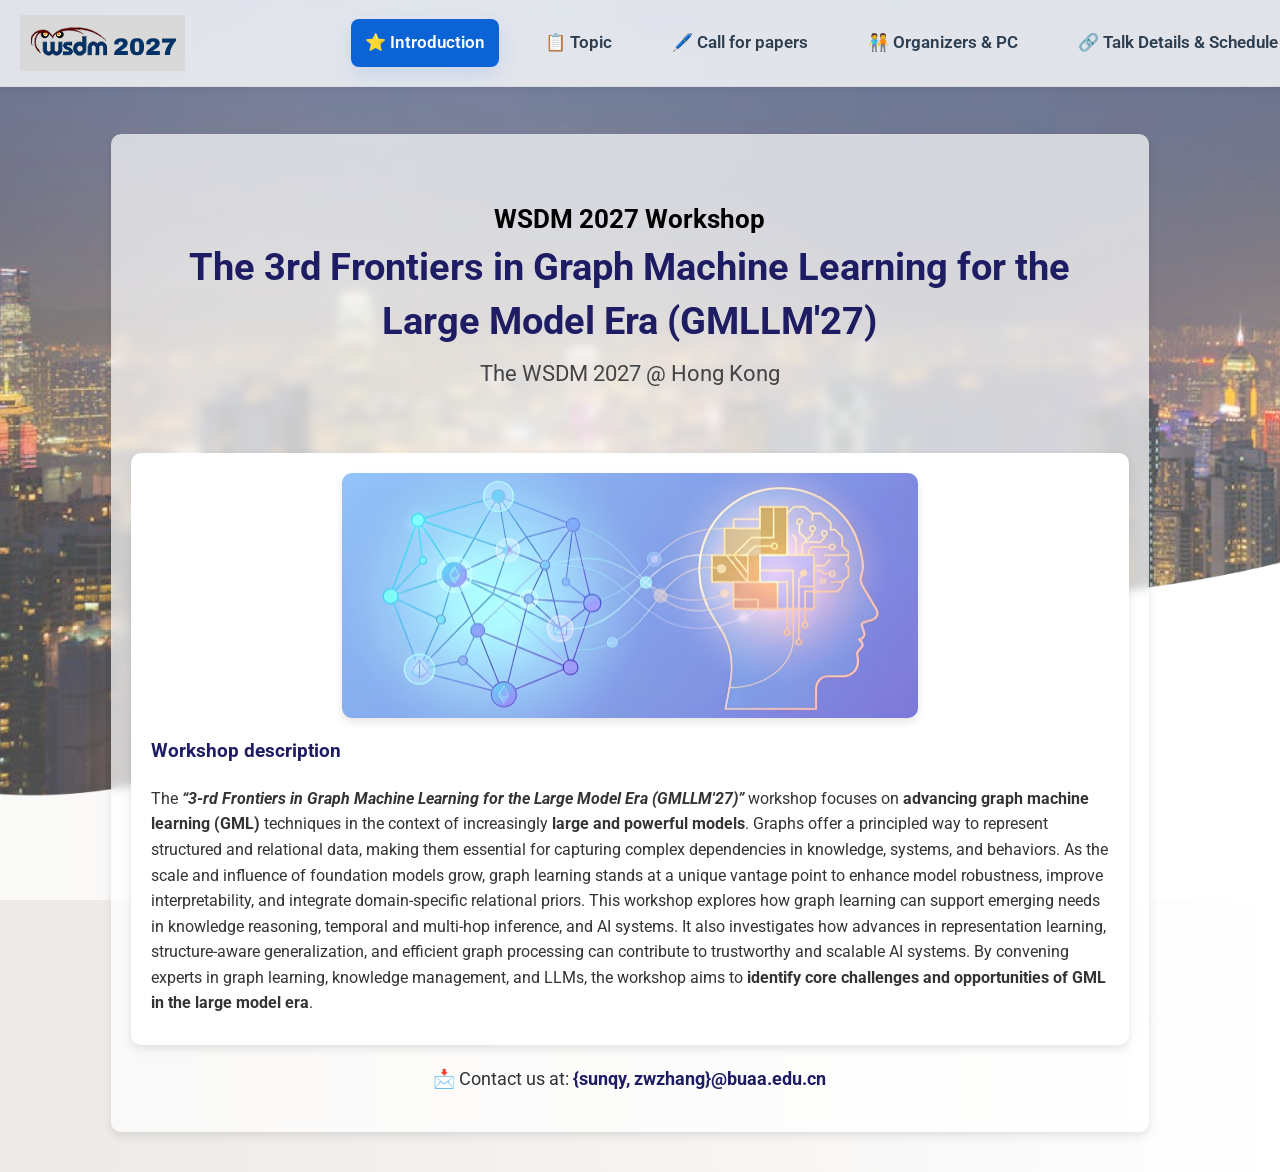
<file: index.html>
<!DOCTYPE html>
<html lang="en">
<head>
    <meta charset="UTF-8">
    <meta name="viewport" content="width=device-width, initial-scale=1.0">
    <link rel="icon" href="data:image/svg+xml,<svg xmlns='http://www.w3.org/2000/svg' width='16' height='16'><text x='0' y='12' font-size='12'>⭐</text></svg>">
    <title>WSDM 2027 Workshop</title>
    <link href="https://fonts.googleapis.com/css2?family=Roboto:wght@300;400;700&display=swap" rel="stylesheet">
    <link rel="stylesheet" href="CSS/style.css">  <!-- 引入外部CSS -->
</head>
<body>

    <!-- 侧边栏 Logo -->
    <div class="sidebar">
        <img src="./imgs/WSDM2027-logo.png" alt="Logo">
        <a href="index.html" class="active">⭐ Introduction</a>
        <a href="pages/detail.html">📋 Topic</a>
        <!-- <a href="pages/timeline.html">📅 Time arrangement</a> -->
        <a href="pages/call.html">🖊️ Call for papers</a>
        <a href="pages/organizers.html">🧑‍🤝‍🧑 Organizers & PC</a>
        <a href="pages/talk.html">🔗 Talk Details & Schedule</a>
    </div>

    <div class="content">
        <div class="container">
            <!-- 顶部标题 -->
            <div class="header">
                <h1>
                    <span class="sub-title">WSDM 2027 Workshop</span> <br>
                    <span class="main-title">The 3rd Frontiers in Graph Machine Learning for the Large Model Era (GMLLM'27)</span> <br>
                    <span class="conference-name">The WSDM 2027 @ Hong Kong<br>
                    </span>
                </h1>
            </div>

            <!-- 任务介绍 -->
            <div class="section">
                <img src="./imgs/bg2.png" class="banner" alt="Background Image">
                <h3 id="challenges">Workshop description</h3>
                <p>
                    The <i><b>“3-rd Frontiers in Graph Machine Learning for the Large Model Era (GMLLM'27)”</b></i> workshop focuses on <b>advancing graph machine learning (GML)</b> techniques in the context of increasingly <b>large and powerful models</b>. Graphs offer a principled way to represent structured and relational data, making them essential for capturing complex dependencies in knowledge, systems, and behaviors. As the scale and influence of foundation models grow, graph learning stands at a unique vantage point to enhance model robustness, improve interpretability, and integrate domain-specific relational priors. This workshop explores how graph learning can support emerging needs in knowledge reasoning, temporal and multi-hop inference, and AI systems. It also investigates how advances in representation learning, structure-aware generalization, and efficient graph processing can contribute to trustworthy and scalable AI systems. By convening experts in graph learning, knowledge management, and LLMs, the workshop aims to <b>identify core challenges and opportunities of GML in the large model era</b>.
                </p>
            </div>

            <!-- 联系方式 -->
            <div class="contact">
                <p>📩 Contact us at: <a>{sunqy, zwzhang}@buaa.edu.cn</a></p>
            </div>
        </div>
    </div>
</body>
</html>
</file>
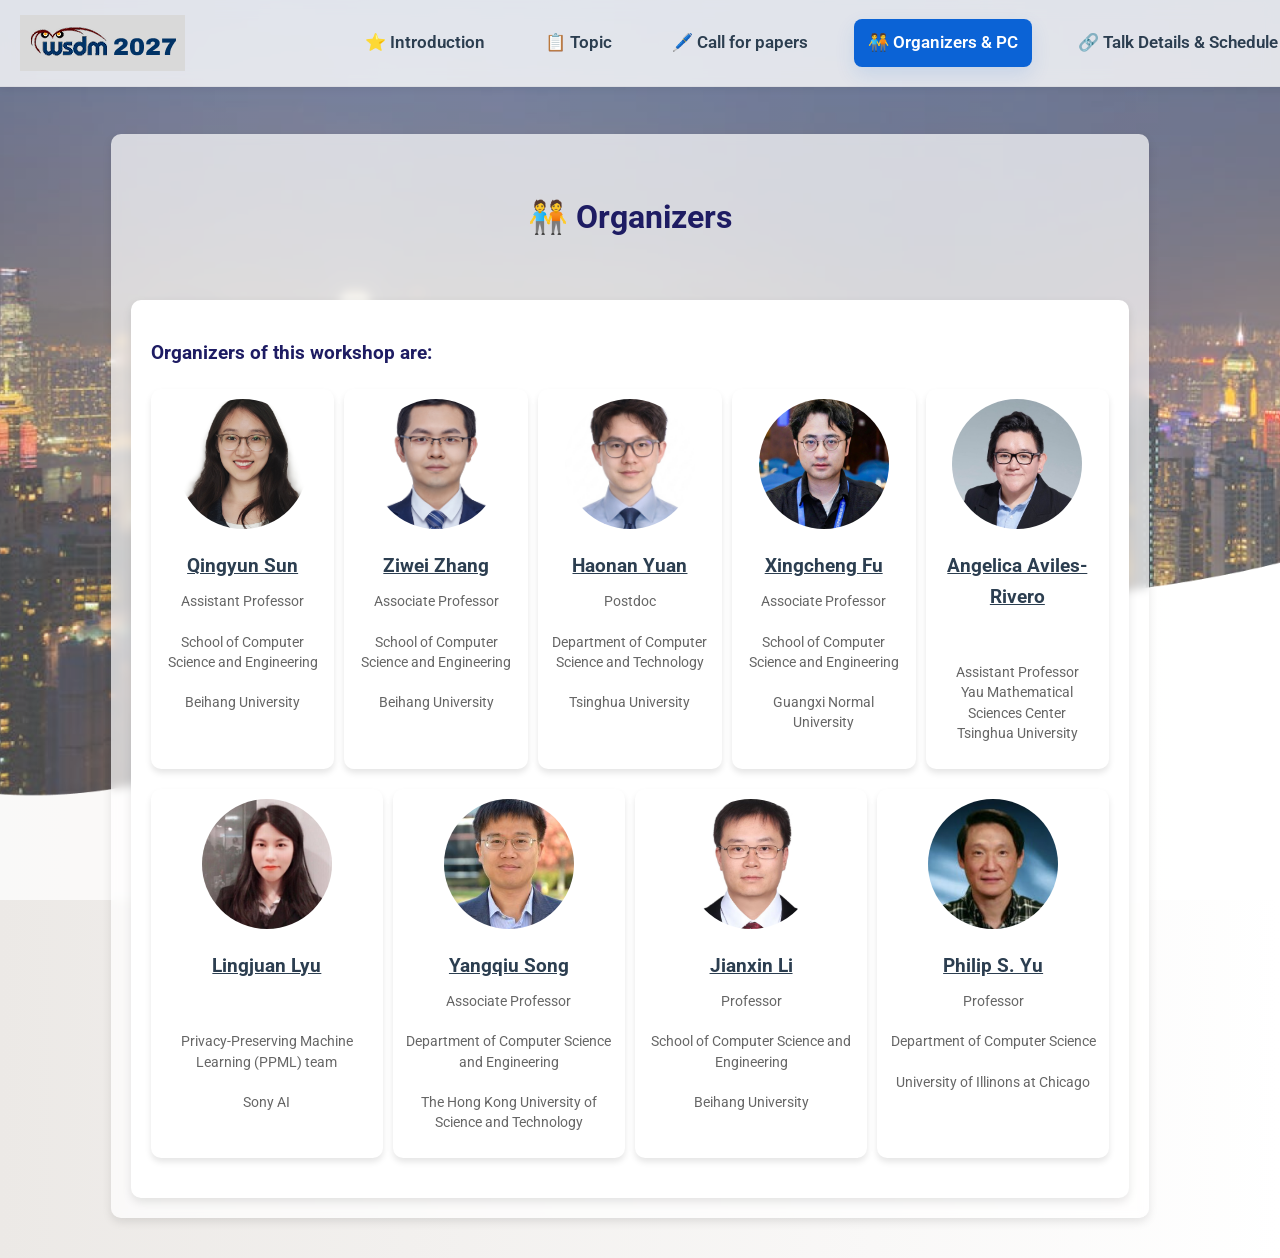
<file: pages/organizers.html>
<!DOCTYPE html>
<html lang="en">
<head>
    <meta charset="UTF-8">
    <meta name="viewport" content="width=device-width, initial-scale=1.0">
    <link rel="icon" href="data:image/svg+xml,<svg xmlns='http://www.w3.org/2000/svg' width='16' height='16'><text x='0' y='12' font-size='12'>🧑‍🤝‍🧑</text></svg>">
    <title>Organizers</title>
    <link href="https://fonts.googleapis.com/css2?family=Roboto:wght@300;400;700&display=swap" rel="stylesheet">
    <link rel="stylesheet" href="../CSS/style.css"> <!-- 引入外部CSS -->
</head>
<body>

    <!-- 侧边栏 -->
    <div class="sidebar">
        <img src="../imgs/WSDM2027-logo.png" alt="Logo">
        <a href="../index.html">⭐ Introduction</a>
        <a href="detail.html">📋 Topic</a>
        <!-- <a href="timeline.html">📅 Time arrangement</a> -->
        <a href="call.html">🖊️ Call for papers</a>
        <a href="organizers.html" class="active">🧑‍🤝‍🧑 Organizers & PC</a>
        <a href="talk.html">🔗 Talk Details & Schedule</a>
    </div>

    <!-- 内容部分 -->
    <div class="content">
        <div class="container">
            <!-- 顶部标题 -->
            <div class="header">
                <h1>🧑‍🤝‍🧑 Organizers</h1>
            </div>

            <!-- 组织者内容 -->
            <div class="section">
                <h3>Organizers of this workshop are:</h3>
                <ul class="organizers-list">
                    <li class="organizer-card">
                        <img src="../imgs/organizers/qingyun_sun.jpg" alt="Qingyun Sun" class="organizer-photo">
                        <div class="organizer-name"><a href="https://sunqysunqy.github.io/" style="color:#2c3e50">Qingyun Sun</a></div>
                        <div class="organizer-affiliation">Assistant Professor<br><br>School of Computer Science and Engineering<br><br>Beihang University</div>
                        <!-- <div class="organizer-affiliation">Assistant Professor<br><br>Beihang University</div> -->
                    </li>
                    <li class="organizer-card">
                        <img src="../imgs/organizers/ziwei_zhang.jpg" alt="Ziwei Zhang" class="organizer-photo">
                        <div class="organizer-name"><a href="https://zw-zhang.github.io/" style="color:#2c3e50">Ziwei Zhang</a></div>
                        <div class="organizer-affiliation">Associate Professor<br><br>School of Computer Science and Engineering<br><br>Beihang University</div>
                        <!-- <div class="organizer-affiliation">Associate professor<br><br>Beihang University</div> -->
                    </li>
                    <li class="organizer-card">
                        <img src="../imgs/organizers/haonan_y.png" alt="Haonan Yuan" class="organizer-photo">
                        <div class="organizer-name"><a href="https://yuan-haonan.com/" style="color:#2c3e50">Haonan Yuan</a></div>
                        <div class="organizer-affiliation">Postdoc<br><br>Department of Computer Science and Technology<br><br>Tsinghua University</div>
                    </li>
                    <li class="organizer-card">
                        <img src="../imgs/organizers/xingcheng_fu.jpg" alt="xingcheng_fu" class="organizer-photo">
                        <div class="organizer-name"><a href="https://fuxingcheng.github.io/" style="color:#2c3e50">Xingcheng Fu</a></div>
                        <div class="organizer-affiliation">Associate Professor<br><br>School of Computer Science and Engineering<br><br>Guangxi Normal University</div>
                        <!-- <div class="organizer-affiliation">Assistant Professor<br><br>Guangxi Normal University</div> -->
                    </li>
                    <li class="organizer-card">
                        <img src="../imgs/organizers/Angelica.png" alt="Angelica " class="organizer-photo">
                        <div class="organizer-name"><a href="https://angelicaiaviles.wordpress.com" style="color:#2c3e50">Angelica Aviles-Rivero</a></div>
                        <div class="organizer-affiliation"><br><br>Assistant Professor<br>Yau Mathematical Sciences Center<br>Tsinghua University</div>
                    </li>
                </ul>
                <ul class="organizers-list">
                    <li class="organizer-card">
                        <img src="../imgs/organizers/lingjuan_lyu.png" alt="lingjuan_lyu" class="organizer-photo">
                        <div class="organizer-name"><a href="https://www.ai.sony/people/Lingjuan-Lyu/" style="color:#2c3e50">Lingjuan Lyu</a></div>
                        <div class="organizer-affiliation"><br><br>Privacy-Preserving Machine Learning (PPML) team<br><br>Sony AI</div>
                    </li>
                    <li class="organizer-card">
                        <img src="../imgs/organizers/yangqiu_song.jpg" alt="Yangqiu_Song" class="organizer-photo">
                        <div class="organizer-name"><a href="https://www.cse.ust.hk/~yqsong/" style="color:#2c3e50">Yangqiu Song</a></div>
                        <div class="organizer-affiliation">Associate Professor<br><br>Department of Computer Science and Engineering<br><br>The Hong Kong University of Science and Technology</div>
                    </li>
                    <li class="organizer-card">
                        <img src="../imgs/organizers/jianxin_li.jpg" alt="jianxin_li" class="organizer-photo">
                        <div class="organizer-name"><a href="https://myjianxin.github.io/index.html" style="color:#2c3e50">Jianxin Li</a></div>
                        <div class="organizer-affiliation">Professor<br><br>School of Computer Science and Engineering<br><br>Beihang University</div>
                        <!-- <div class="organizer-affiliation">Professor<br><br>Beihang University</div> -->
                    </li>
                    <li class="organizer-card">
                        <img src="../imgs/organizers/philip.jpg" alt="Philip_S._Yu" class="organizer-photo">
                        <div class="organizer-name"><a href="https://cs.uic.edu/profiles/philip-yu/" style="color:#2c3e50">Philip S. Yu</a></div>
                        <div class="organizer-affiliation">Professor<br><br>Department of Computer Science<br><br>University of Illinons at Chicago</div>
                    </li>
                </ul>
            </div>

            <!-- 组织者内容 -->
            <!-- <div class="section">
                <h3>Program Committee:</h3>
                <div style="margin-left:1.2em">
                <div class="timeline-list">
                    <li><b>Yi Huang</b>, PhD Student, Beihang University, China</li>
                </div>
                </div>
            </div> -->
        </div>
    </div>

</body>
</html>
</file>
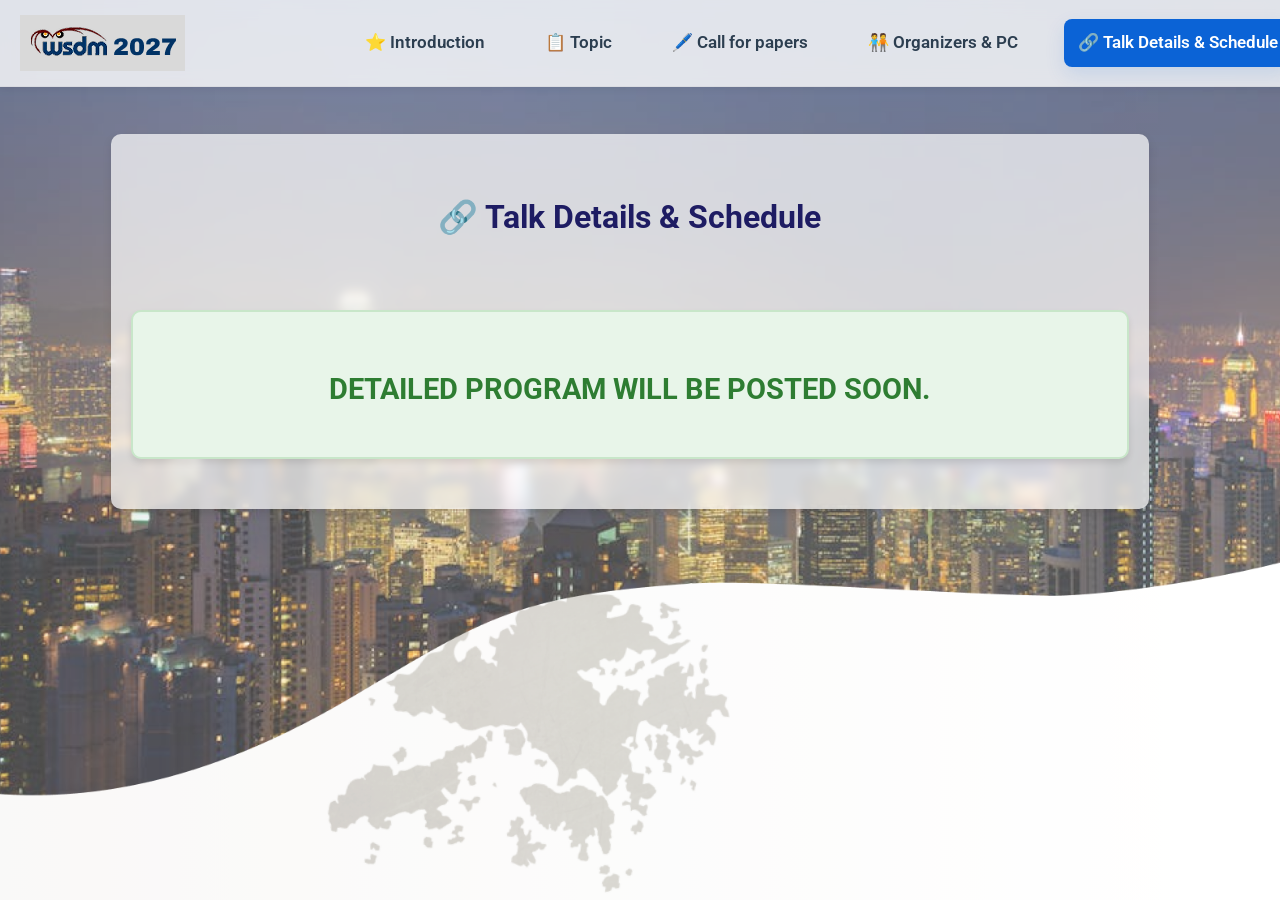
<file: pages/talk.html>
<!DOCTYPE html>
<html lang="en">
<head>
    <meta charset="UTF-8">
    <meta name="viewport" content="width=device-width, initial-scale=1.0">
    <link rel="icon" href="data:image/svg+xml,<svg xmlns='http://www.w3.org/2000/svg' width='16' height='16'><text x='0' y='12' font-size='12'>🔗</text></svg>">
    <title>Invited & Contributed Talks</title>
    <link href="https://fonts.googleapis.com/css2?family=Roboto:wght@300;400;700&display=swap" rel="stylesheet">
    <link rel="stylesheet" href="../CSS/style.css"> <!-- 引入外部CSS -->
</head>
<body>

    <!-- 侧边栏 -->
    <div class="sidebar">
        <img src="../imgs/WSDM2027-logo.png" alt="Logo">
        <a href="../index.html">⭐ Introduction</a>
        <a href="detail.html">📋 Topic</a>
        <!-- <a href="timeline.html">📅 Time arrangement</a> -->
        <a href="call.html">🖊️ Call for papers</a>
        <a href="organizers.html">🧑‍🤝‍🧑 Organizers & PC</a>
        <a href="talk.html" class="active">🔗 Talk Details & Schedule</a>
    </div>

    <!-- 内容部分 -->
<div class="content">
    <div class="container">
        <!-- 顶部标题 -->
        <div class="header">
            <h1>🔗 Talk Details & Schedule</h1>
        </div>
        <div class="announcement">
            <h3>Detailed program will be posted soon.</h3>
        </div>
    </div>
</div>

</body>
</html>
</file>
<file: CSS/style.css>
body {
    font-family: 'Roboto', sans-serif;
    background: linear-gradient(to right, #ece9e6, #ffffff);
    margin: 0;
    padding: 20px;
    color: #333;
    display: flex;
    line-height: 1.6;
}
.container {
    width: 88%; /* 使用视窗宽度的 80% */
    max-width: 1500px; /* 保持最大值上限以免过宽 */
    margin: 0 auto;
    background: rgba(255, 255, 255, 0.7);
    padding: 20px;
    border-radius: 10px;
    box-shadow: 0px 4px 10px rgba(0, 0, 0, 0.1);    
    backdrop-filter: blur(5px); /* 可选：添加毛玻璃效果 */
    box-sizing: border-box;
}

body::before {
    content: "";
    position: fixed;
    top: 0;
    left: 0;
    width: 100%;
    height: 100%;
    background-image: url('../imgs/top1.png');
    background-size: cover;
    background-position: center;
    background-repeat: no-repeat;
    opacity: 0.7;  /* 固定透明度为 0.3 */
    z-index: -1;
}
.sidebar {
    position: fixed;
    top: 0;
    left: 0;
    width: 100%;
    height: 70px;
    background-color: rgba(255, 255, 255, 0.8);  /* 轻微半透明，使页面更有学术站质感 */
    padding: 8px 20px;
    display: flex;
    align-items: center;
    gap: 16px;
    box-shadow: 0 2px 8px rgba(0, 0, 0, 0.06);
    backdrop-filter: blur(8px);
    border-bottom: 1px solid rgba(0,0,0,0.04);
    z-index: 1000;  /* 固定在顶部 */
}

.sidebar img {
    height: 56px; /* 增大 logo 尺寸以增强视觉重量 */
    width: auto;
    margin: 0;
}

/* links laid out horizontally like a top nav */
.sidebar a {
    display: inline-flex;
    align-items: center;
    gap: 10px;
    color: #2c3e50;
    text-decoration: none;
    margin: 0 8px;
    padding: 10px 14px; /* 增加内边距让按键更明显 */
    background-color: transparent;
    border-radius: 8px;
    transition: background-color 0.18s, color 0.18s, transform 0.12s;
    font-size: 17px; /* 字体放大以提高可读性 */
    font-weight: 600;
}

/* 把第一个链接推到最右侧，使所有选项对齐到右边 */
.sidebar a:first-of-type {
    margin-left: auto;
}

.sidebar a:hover {
    background-color: #f2f6fb;
    color: #0b63d6;
    transform: translateY(-1px);
    box-shadow: 0 6px 16px rgba(11,99,214,0.04);
}

.sidebar a.active {
    background-color: #0b63d6; /* 学术风格蓝色 */
    color: #fff;
    box-shadow: 0 8px 20px rgba(11,99,214,0.12);
} 


.content {
    margin-left: 0;
    margin-right: 20px;
    width: 100%;
    padding: 20px;
    margin-top: 94px; /* 给顶部导航留出空间 */
    box-sizing: border-box;
}

.header {
    text-align: center;
    padding: 20px;
    color: #1e1c63;
}

.header h1 {
    margin-bottom: 20px;
    line-height: 1.4;
}

.main-title {
    font-size: 1.2em;
    font-weight: bold;
}

.sub-title {
    font-size: 0.8em;
    font-weight: bold;
    color: #000;
}

.conference-name {
    font-size: 0.7em;
    font-weight: normal;
    color: #444;
}

.header h2 {
    font-size: 28px;
    margin-bottom: 10px;
}

.banner {
    display: block;
    max-width: 100%;
    width: 60%;  /* 设置固定宽度，可根据需要调整 */
    height: auto;  /* 保持图片比例 */
    margin: 0px auto;  /* 上下间距20px，左右自动居中 */
    border-radius: 10px;  /* 可选：添加圆角 */
    box-shadow: 0 4px 8px rgba(0, 0, 0, 0.1);  /* 可选：添加阴影效果 */
}

.section {
    padding: 20px;
    background: white;
    border-radius: 10px;
    box-shadow: 0px 4px 10px rgba(0, 0, 0, 0.1);
    margin-top: 20px;
}

.section p {
    margin: 0.55em 0;
    line-height: 1.6;
}

.task-list {
    list-style: none;
    padding: 0;
}

.task-list li {
    background: #f5f5f5;
    padding: 15px;
    margin-bottom: 10px;
    border-radius: 5px;
    font-weight: normal;
}

.task-list li a {
    text-decoration: none;
    color: #333;
}

.contact {
    text-align: center;
    margin-top: 20px;
    font-size: 18px;
}

.contact a {
    color: #1e1c63;
    font-weight: bold;
    text-decoration: none;
}

h1, h2, h3 {
    color: #1e1c63;
}
pre {
    background: #f4f4f4;
    padding: 15px;
    border-radius: 5px;
    overflow-x: auto;
}
.download-link, .submission-link {
    display: block;
    margin: 10px 0;
    padding: 10px;
    background: #1abc9c;
    color: white;
    text-align: center;
    border-radius: 5px;
    text-decoration: none;
    font-weight: bold;
}
.download-link:hover, .submission-link:hover {
    background: #16a085;
}
.warning {
    padding: 10px;
    background: #ffcc00;
    border-radius: 5px;
    font-weight: bold;
}
code {
    background: #f4f4f4;
    padding: 2px 6px;
    border-radius: 4px;
    font-family: 'Courier New', monospace;
    font-size: 90%;
    color: #d63384; /* 选择一个好看的颜色 */
    white-space: nowrap;
}

.references {
    padding-left: 2em;
}

.references p {
    text-indent: -2em;
    padding-left: 2em;
    line-height: 1.3;
    margin-bottom: 0.2em;
}

table {
    width: 100%;
    border-collapse: collapse;
    margin: 20px 0;
    font-size: 16px;
    text-align: center;
    border-radius: 8px;
    overflow: hidden;
    box-shadow: 0 0 8px rgba(0, 0, 0, 0.08);
}

.table-container {
    overflow-x: auto;  /* 启用水平滚动 */
    -webkit-overflow-scrolling: touch;  /* 在iOS设备上启用平滑滚动 */
    margin: 20px 0;
}


th, td {
    padding: 12px;
    border-bottom: 1px solid #e0e0e0;
}
th {
    background-color: #a7c7e7; /* 浅蓝色 */
    color: #333;
}
td {
    background-color: #f9f9f9; /* 更浅的灰色 */
}
tr:hover td {
    background-color: #eaf3fc; /* 悬停时变成更亮的蓝白色 */
}

.announcement {
    background-color: #e8f5e9;
    border: 2px solid #c8e6c9;
    border-radius: 10px;
    padding: 25px;
    margin: 30px 0;
    box-shadow: 0 4px 6px rgba(0, 0, 0, 0.1);
}

.announcement h3 {
    color: #2e7d32;
    margin-bottom: 20px;
    font-size: 1.8em;
    font-weight: bold;
    text-transform: uppercase;
    text-align: center;
}

.announcement ul {
    list-style: none;
    padding: 0;
}

.announcement > ul > li {
    padding: 12px;
    margin: 8px 0;
    background: rgba(255, 255, 255, 0.7);
    border-radius: 6px;
    display: flex;
    align-items: flex-start;
    transition: all 0.3s ease;
}

.announcement > ul > li:hover {
    background: rgba(255, 255, 255, 0.9);
    transform: translateX(5px);
}

.announcement .time-slot {
    font-weight: bold;
    min-width: 120px;
    color: #1e88e5;
    padding-right: 15px;
}

.announcement .session-content {
    flex: 1;
}

.announcement ul ul {
    margin-top: 10px;
    padding-left: 20px;
}

.announcement ul ul li {
    padding: 8px;
    margin: 5px 0;
    background: rgba(255, 255, 255, 0.5);
    border-radius: 4px;
    font-size: 0.95em;
    border-left: 3px solid #4caf50;
    transition: all 0.3s ease;
}

.announcement ul ul li:hover {
    background: rgba(255, 255, 255, 0.8);
    transform: translateX(3px);
}

.organizers-list {
    list-style: none;
    padding: 0;
    display: grid;
    grid-template-columns: repeat(auto-fit, minmax(150px, 1fr));
    gap: 10px;
    margin: 20px 0;
}

.organizer-card {
    background: #ffffff;
    border-radius: 10px;
    padding: 10px;
    box-shadow: 0 4px 6px rgba(0, 0, 0, 0.1);
    text-align: center;
}

.organizer-photo {
    width: 130px;
    height: 130px;
    border-radius: 50%;
    margin-bottom: 15px;
    object-fit: cover;
}

.organizer-name {
    font-size: 1.2em;
    font-weight: bold;
    color: #2c3e50;
    margin-bottom: 10px;
}

.organizer-affiliation {
    font-size: 0.9em;
    color: #666;
    margin-bottom: 15px;
    line-height: 1.4;
}

/* 移动端适配 */
@media screen and (max-width: 768px) {
    body {
        flex-direction: column;
        margin-left: 0;
        padding: 0; /* 移除body的内边距 */
    }

    /* 移动端：容器使用百分比并有适当边距作为回退 */
    .container {
        width: calc(100% - 24px);
        max-width: none;
        margin: 8px auto;
        box-sizing: border-box;
    }
    
    .sidebar {
        position: fixed;
        top: 0;
        left: 0;
        width: 100%;
        height: auto;
        padding: 10px 12px;
        display: flex;
        flex-wrap: wrap;  /* 导航允许换行以适配小屏 */
        justify-content: space-between;  /* logo 左，链接右 */
        align-items: center; /* 垂直居中对齐 */
        box-sizing: border-box; /* 确保padding不会增加宽度 */
    }
    
    .sidebar img {
        height: 44px; /* 移动端适度增大 logo，维持可识别性 */
        margin-right: 8px;
    }
    
    .sidebar a {
        display: inline-flex;
        margin: 6px;
        padding: 10px 12px;
        width: auto;
        box-sizing: border-box;
        font-size: 16px; /* 移动端略微放大字体，方便触控 */
        justify-content: center;
    }

    .content {
        margin: 0 auto; /* 内容区域水平居中 */
        width: 100%;
        padding: 10px;
        box-sizing: border-box;
        margin-top: 160px; /* 留出足够的顶部空间以适应换行的导航 */
    }


    .header h1 {
        font-size: 24px;
    }

    .header h2 {
        font-size: 20px;
    }

    .section {
        padding: 10px;
    }

    .task-list li {
        padding: 10px;
    }
}
</file>
